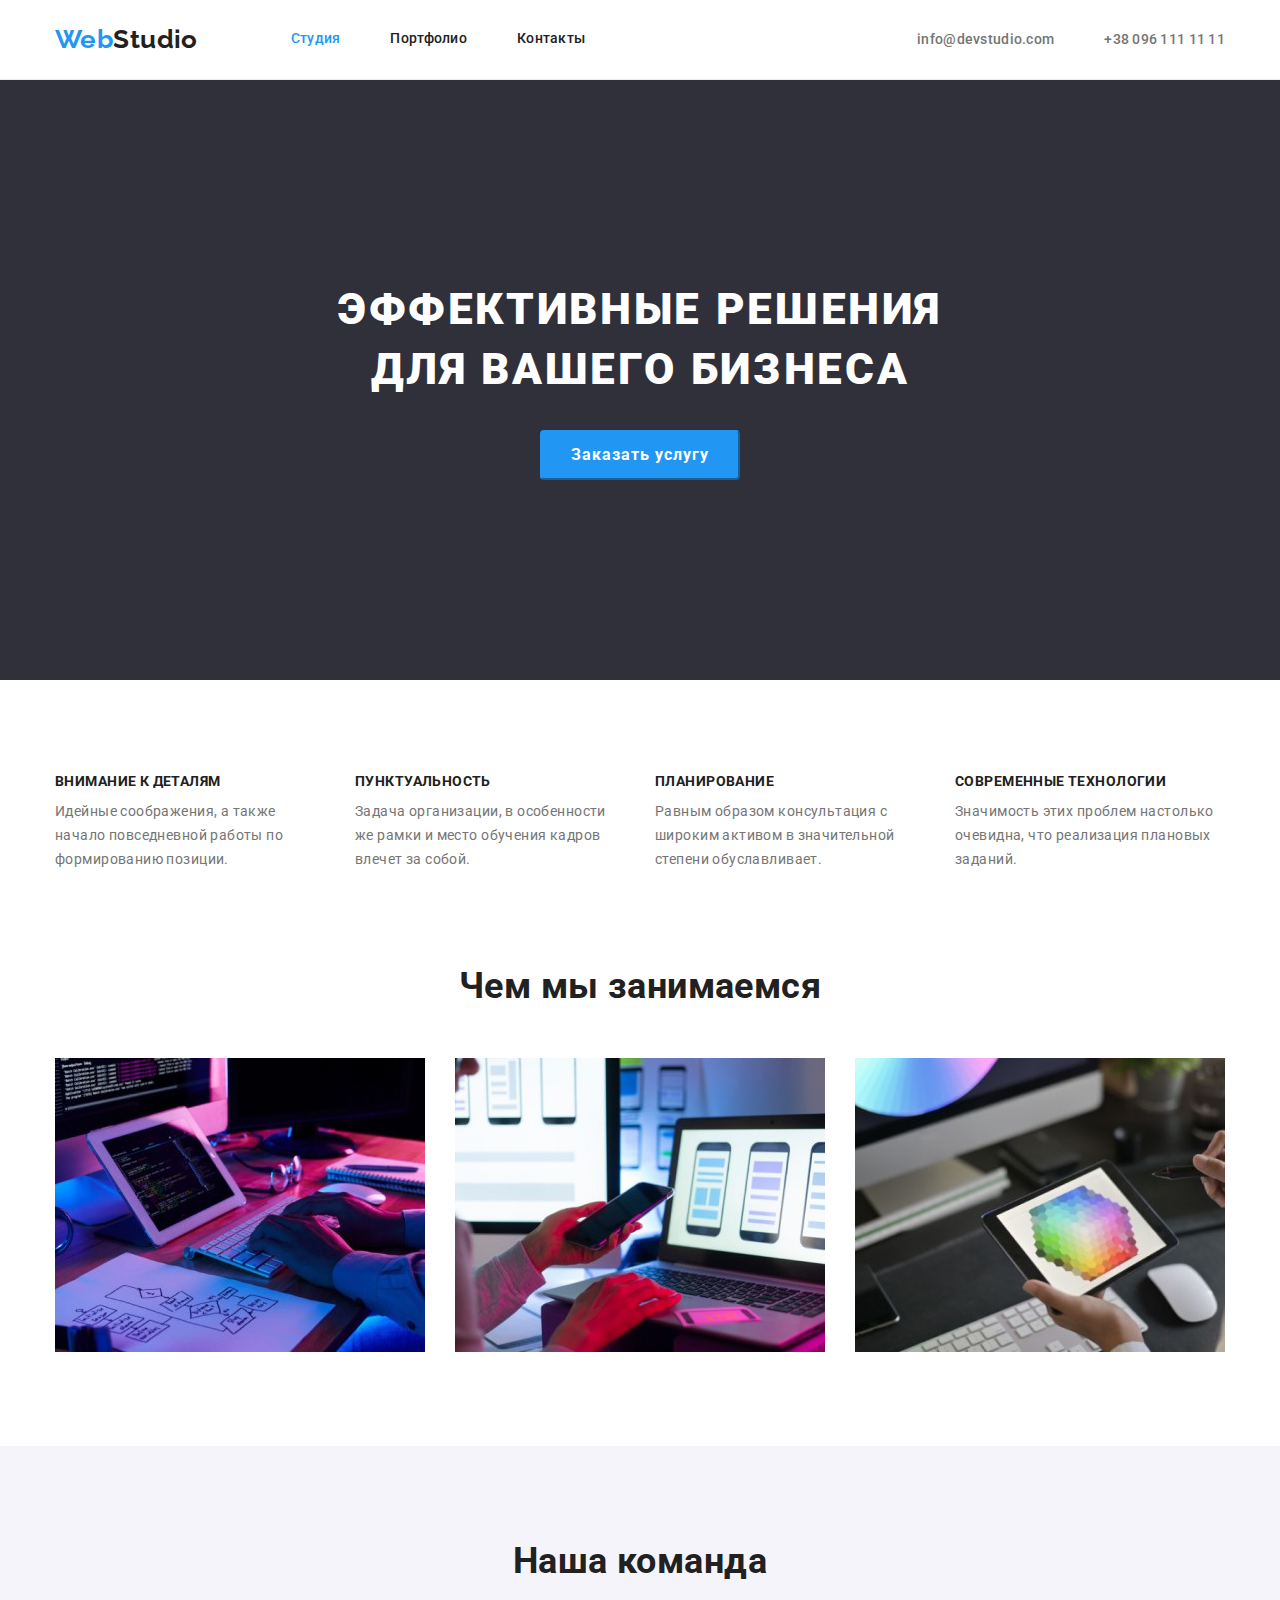
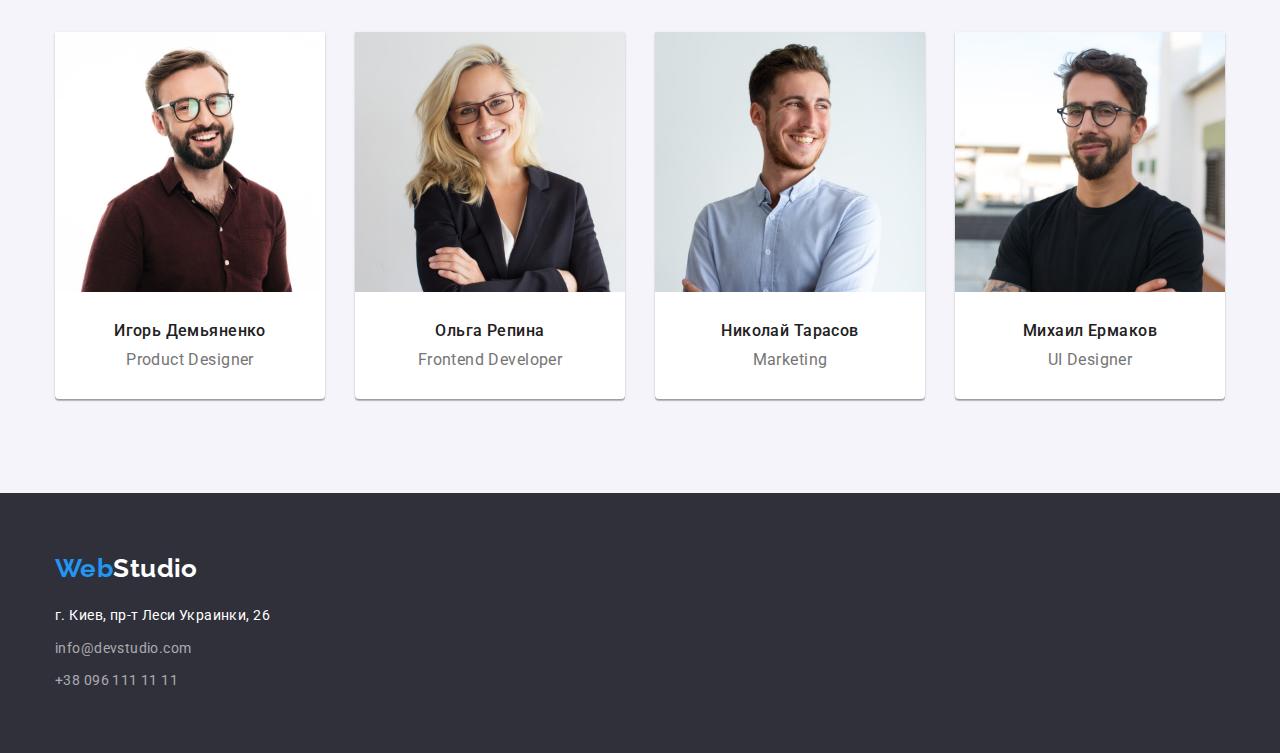
<file: index.html>
<!DOCTYPE html>
<html lang="ru">
  <head>
    <meta charset="UTF-8" />
    <meta http-equiv="X-UA-Compatible" content="IE=edge" />
    <meta name="viewport" content="width=device-width, initial-scale=1.0" />
    <link rel="preconnect" href="https://fonts.googleapis.com" />
    <link rel="preconnect" href="https://fonts.gstatic.com" crossorigin />
    <link
      href="https://fonts.googleapis.com/css2?family=Raleway:wght@700&family=Roboto:wght@400;500;700;900&display=swap"
      rel="stylesheet"
    />
    <link rel="stylesheet" href="./styles/modern-normalize.css" />
    <link rel="stylesheet" href="./styles/styles.css" />
    <title>Студия</title>
  </head>

  <body>
    <header>
      <div class="conteiner-header conteiner">
        <nav class="nav">
          <a class="logo" href="./index.html"
            ><span class="logo-web">Web</span>Studio</a
          >
          <ul class="menu-nav">
            <li class="item">
              <a class="current link" href="./index.html">Студия</a>
            </li>
            <li class="item">
              <a class="link" href="./portfolio.html">Портфолио</a>
            </li>
            <li class="item"><a class="link" href="#address">Контакты</a></li>
          </ul>
        </nav>
        <div class="contacts-conteiner">
          <ul class="contacts">
            <li class="item">
              <a class="link" href="mailto:info@devstudio.com">
                info@devstudio.com</a
              >
            </li>
            <li class="item">
              <a class="link" href="tel:+380961111111">+38 096 111 11 11</a>
            </li>
          </ul>
        </div>
      </div>
    </header>

    <main>
      <section class="title">
        <div class="conteiner">
          <h1 class="main-title">Эффективные решения для вашего бизнеса</h1>
          <button class="main-button" type="button">Заказать услугу</button>
        </div>
      </section>

      <section class="benefits section">
        <div class="conteiner">
          <ul class="benefits-list">
            <li class="conteiner-benefits-item">
              <h2>Внимание к деталям</h2>
              <p>
                Идейные соображения, а также начало повседневной работы по
                формированию позиции.
              </p>
            </li>
            <li class="conteiner-benefits-item">
              <h2>Пунктуальность</h2>
              <p>
                Задача организации, в особенности же рамки и место обучения
                кадров влечет за собой.
              </p>
            </li>
            <li class="conteiner-benefits-item">
              <h2>Планирование</h2>
              <p>
                Равным образом консультация с широким активом в значительной
                степени обуславливает.
              </p>
            </li>
            <li class="conteiner-benefits-item">
              <h2>Современные технологии</h2>
              <p>
                Значимость этих проблем настолько очевидна, что реализация
                плановых заданий.
              </p>
            </li>
          </ul>
        </div>
      </section>

      <section class="caption-box section">
        <div class="conteiner">
          <h2 class="caption">Чем мы занимаемся</h2>
          <ul class="conteiner-caption">
            <li class="conteiner-caption-item">
              <img src="./images/imgone.jpg" alt="верстка" width="370" />
            </li>
            <li class="conteiner-caption-item">
              <img src="./images/imgtwo.jpg" alt="дизайн" width="370" />
            </li>
            <li class="conteiner-caption-item">
              <img
                src="./images/imgthree.jpg"
                alt="внешнее оформление"
                width="370"
              />
            </li>
          </ul>
        </div>
      </section>

      <section class="team section">
        <div class="conteiner">
          <h2 class="team-h">Наша команда</h2>

          <ul class="team-conteiner">
            <li class="team-conteiner-item">
              <img src="./images/igor.jpg" alt="Игорь Демьяненко" width="270" />
              <h3>Игорь Демьяненко</h3>
              <p>Product Designer</p>
            </li>
            <li class="team-conteiner-item">
              <img src="./images/olga.jpg" alt="Ольга Репина" width="270" />

              <h3>Ольга Репина</h3>
              <p>Frontend Developer</p>
            </li>
            <li class="team-conteiner-item">
              <img
                src="./images/nikolay.jpg"
                alt="Николай Тарасов"
                width="270"
              />
              <h3>Николай Тарасов</h3>
              <p>Marketing</p>
            </li>
            <li class="team-conteiner-item">
              <img src="./images/mihail.jpg" alt="Михаил Ермаков" width="270" />
              <h3>Михаил Ермаков</h3>
              <p>UI Designer</p>
            </li>
          </ul>
        </div>
      </section>
    </main>

    <footer class="footer">
      <div class="footer-conteiner conteiner">
        <a class="logo logo-footer" href="./index.html"
          ><span class="logo-web">Web</span>Studio</a
        >
        <address id="address">
          <ul class="contacts-footer-list">
            <li class="contacts-footer-item">
              <a
                class="contacts-footer-map contacts-footer"
                href="https://www.google.com/maps/place/%D0%B1%D1%83%D0%BB.+%D0%9B%D0%B5%D1%81%D0%B8+%D0%A3%D0%BA%D1%80%D0%B0%D0%B8%D0%BD%D0%BA%D0%B8,+26,+%D0%9A%D0%B8%D0%B5%D0%B2,+02000/@50.4265807,30.5383858,17z/data=!3m1!4b1!4m5!3m4!1s0x40d4cf0e033ecbe9:0x57a4dffefec77da0!8m2!3d50.4265807!4d30.5383858"
                >г. Киев, пр-т Леси Украинки, 26</a
              >
            </li>
            <li class="contacts-footer-item">
              <a class="contacts-footer" href="mailto:info@devstudio.com"
                >info@devstudio.com</a
              >
            </li>
            <li class="contacts-footer-item">
              <a class="contacts-footer" href="tel:+380961111111"
                >+38 096 111 11 11</a
              >
            </li>
          </ul>
        </address>
      </div>
    </footer>
  </body>
</html>
</file>
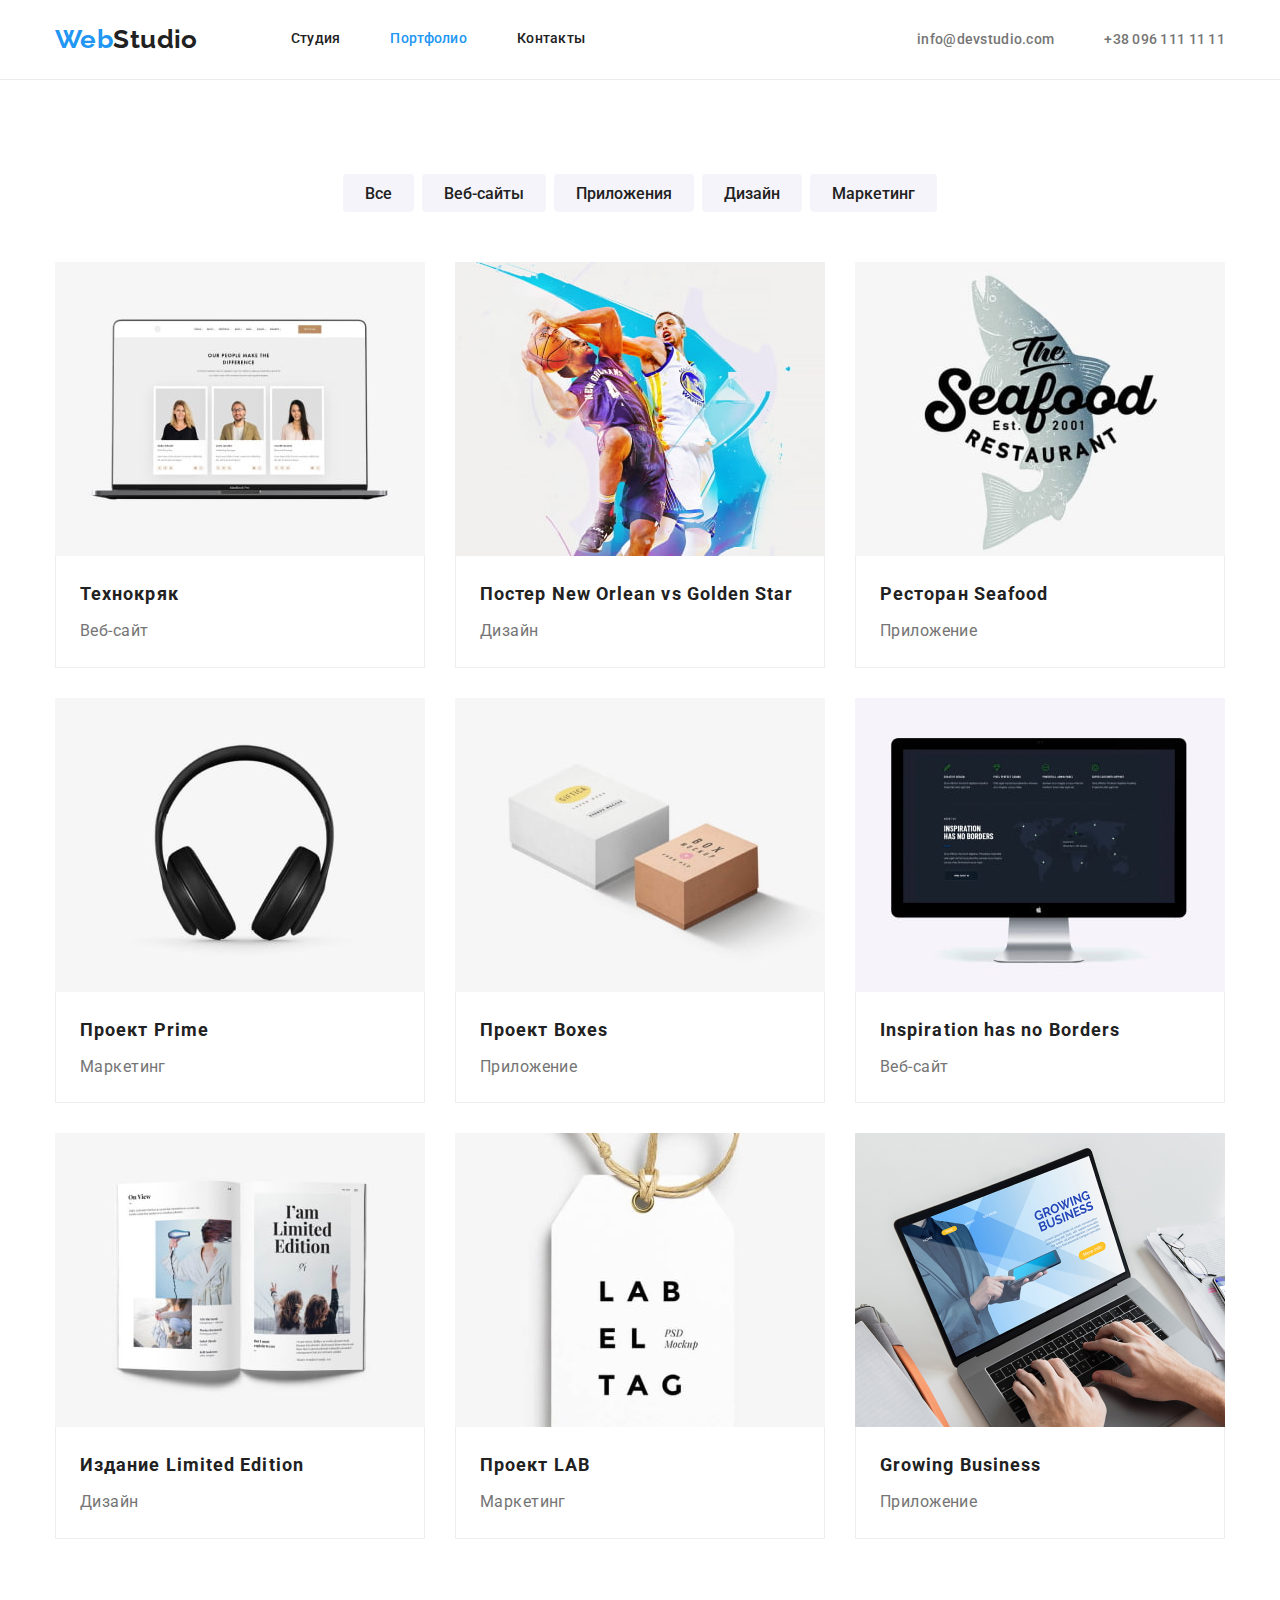
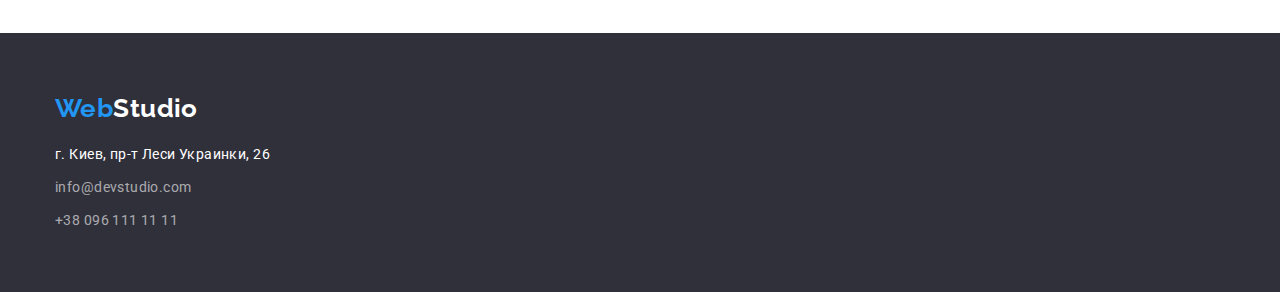
<file: portfolio.html>
<!DOCTYPE html>
<html lang="ru">
  <head>
    <meta charset="UTF-8" />
    <meta http-equiv="X-UA-Compatible" content="IE=edge" />
    <meta name="viewport" content="width=device-width, initial-scale=1.0" />
    <link rel="preconnect" href="https://fonts.googleapis.com" />
    <link rel="preconnect" href="https://fonts.gstatic.com" crossorigin />
    <link
      href="https://fonts.googleapis.com/css2?family=Raleway:wght@700&family=Roboto:wght@400;500;700;900&display=swap"
      rel="stylesheet"
    />
    <link rel="stylesheet" href="./styles/modern-normalize.css" />
    <link rel="stylesheet" href="./styles/styles.css" />
    <title>Портфолио</title>
  </head>

  <body>
    <header>
      <div class="conteiner-header conteiner">
        <nav class="nav">
          <a class="logo" href="./index.html"
            ><span class="logo-web">Web</span>Studio</a
          >
          <ul class="menu-nav">
            <li class="item">
              <a class="link" href="./index.html">Студия</a>
            </li>
            <li class="item">
              <a class="link current" href="./portfolio.html">Портфолио</a>
            </li>
            <li class="item"><a class="link" href="#address">Контакты</a></li>
          </ul>
        </nav>
        <div class="contacts-conteiner">
          <ul class="contacts">
            <li class="item">
              <a class="link" href="mailto:info@devstudio.com">
                info@devstudio.com</a
              >
            </li>
            <li class="item">
              <a class="link" href="tel:+380961111111">+38 096 111 11 11</a>
            </li>
          </ul>
        </div>
      </div>
    </header>

    <main class="main-portfolio">
      <section class="main-portfolio-conteiner section">
        <div class="conteiner">
          <h1 class="hiden">Портфолио</h1>
          <ul class="filter">
            <li class="filter-but-item">
              <button class="filter-but" type="button">Все</button>
            </li>
            <li class="filter-but-item">
              <button class="filter-but" type="button">Веб-сайты</button>
            </li>
            <li class="filter-but-item">
              <button class="filter-but" type="button">Приложения</button>
            </li>
            <li class="filter-but-item">
              <button class="filter-but" type="button">Дизайн</button>
            </li>
            <li class="filter-but-item">
              <button class="filter-but" type="button">Маркетинг</button>
            </li>
          </ul>

          <ul class="portfolio">
            <li class="portfolio-item">
              <img src="./images/img1.jpg" alt="" width="370" />
              <div class="portfolio-item-box">
                <h2>Технокряк</h2>
                <p>Веб-сайт</p>
              </div>
            </li>
            <li class="portfolio-item">
              <img src="./images/img2.jpg" alt="" width="370" />
              <div class="portfolio-item-box">
                <h2>Постер New Orlean vs Golden Star</h2>
                <p>Дизайн</p>
              </div>
            </li>
            <li class="portfolio-item">
              <img src="./images/img3.jpg" alt="" width="370" />
              <div class="portfolio-item-box">
                <h2>Ресторан Seafood</h2>
                <p>Приложение</p>
              </div>
            </li>
            <li class="portfolio-item">
              <img src="./images/img4.jpg" alt="" width="370" />
              <div class="portfolio-item-box">
                <h2>Проект Prime</h2>
                <p>Маркетинг</p>
              </div>
            </li>
            <li class="portfolio-item">
              <img src="./images/img5.jpg" alt="" width="370" />
              <div class="portfolio-item-box">
                <h2>Проект Boxes</h2>
                <p>Приложение</p>
              </div>
            </li>
            <li class="portfolio-item">
              <img src="./images/img6.jpg" alt="" width="370" />
              <div class="portfolio-item-box">
                <h2>Inspiration has no Borders</h2>
                <p>Веб-сайт</p>
              </div>
            </li>
            <li class="portfolio-item">
              <img src="./images/img7.jpg" alt="" width="370" />
              <div class="portfolio-item-box">
                <h2>Издание Limited Edition</h2>
                <p>Дизайн</p>
              </div>
            </li>
            <li class="portfolio-item">
              <img src="./images/img8.jpg" alt="" width="370" />
              <div class="portfolio-item-box">
                <h2>Проект LAB</h2>
                <p>Маркетинг</p>
              </div>
            </li>
            <li class="portfolio-item">
              <img src="./images/img9.jpg" alt="" width="370" />
              <div class="portfolio-item-box">
                <h2>Growing Business</h2>
                <p>Приложение</p>
              </div>
            </li>
          </ul>
        </div>
      </section>
    </main>

    <footer class="footer">
      <div class="footer-conteiner conteiner">
        <a class="logo logo-footer" href="./index.html"
          ><span class="logo-web">Web</span>Studio</a
        >
        <address id="address">
          <ul class="contacts-footer-list">
            <li class="contacts-footer-item">
              <a
                class="contacts-footer-map contacts-footer"
                href="https://www.google.com/maps/place/%D0%B1%D1%83%D0%BB.+%D0%9B%D0%B5%D1%81%D0%B8+%D0%A3%D0%BA%D1%80%D0%B0%D0%B8%D0%BD%D0%BA%D0%B8,+26,+%D0%9A%D0%B8%D0%B5%D0%B2,+02000/@50.4265807,30.5383858,17z/data=!3m1!4b1!4m5!3m4!1s0x40d4cf0e033ecbe9:0x57a4dffefec77da0!8m2!3d50.4265807!4d30.5383858"
                >г. Киев, пр-т Леси Украинки, 26</a
              >
            </li>
            <li class="contacts-footer-item">
              <a class="contacts-footer" href="mailto:info@devstudio.com"
                >info@devstudio.com</a
              >
            </li>
            <li class="contacts-footer-item">
              <a class="contacts-footer" href="tel:+380961111111"
                >+38 096 111 11 11</a
              >
            </li>
          </ul>
        </address>
      </div>
    </footer>
  </body>
</html>
</file>
<file: styles/styles.css>
:root {
    --background-color: #E5E5E5;
    --background-color-dark:#2F303A;
    --color-acent: #2196F3;
    --color-txt-dark:#212121;
    --color-txt: #FFFFFF;
    --color-txt-cont:#757575;
    --background-color-team:#F5F4FA;
    --acolor: rgba(255, 255, 255, 0.6);
    --color-border:#ECECEC;
    --color-border-item:#EEEEEE;
}

.link {
    text-decoration: none;
    color: inherit;
}

img {
    display: block;
    max-width: 100%;
    height: auto;
}

/* Свойства для обнуления курсива у address */
address {
    font-style: normal;
    margin-top: 20px;
}

body {
    max-width: 1600px;
    font-family: 'Roboto', sans-serif;
    font-size: 14px;
    letter-spacing: 0.03em;
    background-color: var(--color-txt);
    color: var(--color-txt-dark);
}

button {
    cursor: pointer;
}
.section{
    padding-top: 94px;
    padding-bottom: 94px;
}

.hiden {
display: none;
}

a {
    text-decoration-line: none;
    color: var(--color-txt-dark);
}

li {
    list-style-type: none;
}

h1,
h2,
h3,
p,
ul,
li {
    margin:0;
    padding:0;
}

.conteiner{ 
    width: 1200px;
    padding:0 15px;
    margin-left: auto;
    margin-right: auto;
}
    

    /* header */

    
.logo {
    font-family: 'Raleway',sans-serif;
    font-weight: 700;
    font-size: 26px;
    line-height: 1.17;
    color: var(--color-txt-dark);
}
    
.logo-web {
    color: var(--color-acent);
}

header{
    border-bottom: 1px solid var(--color-border)
}
    
.conteiner-header { 

    display: flex;
    align-items: center;
    padding-top: 24px;
    padding-bottom: 25px;
}

.menu-nav {
    display:flex;
    margin-left: 93px;
}

.menu-nav .item:not(:last-child) {
    margin-right: 50px;
}

.contacts .item + .item {margin-left: 50px;}

.contacts-conteiner{
    margin-left: auto; 
}
.contacts{
    display: flex;
}

.contacts > li >a {
    font-style: normal;
    font-weight: 500;
    line-height: 1.14;
    letter-spacing: 0.02em;
    color: var(--color-txt-cont);
}

.contacts :hover, .contacts :focus {
    color: var(--color-acent)
}

.nav {
    display: inline-flex;
    align-items: center;
}

.menu-nav .item .link {
    padding-top:32px ;
    padding-bottom: 32px;
}

.menu-nav>li>a 
    {color: var(--color-txt-dark);
}

.menu-nav .current{
    color: var(--color-acent);
}

.menu-nav {
    font-weight: 500;
    line-height: 1.14;
    letter-spacing: 0.02em;
}

.menu-nav :hover,.menu-nav :focus {
    color:var(--color-acent)
}
 
 /* main */


.title { 
    background-color: var(--background-color-dark);
    text-align: center;
    padding: 200px 0px;
}

.main-title { 
    margin-left: auto;
    margin-right: auto;
    width: 696px;

    font-weight: 900;
    font-size: 44px;
    line-height: 1.36;
    letter-spacing: 0.06em;
    color: var(--color-txt);
    text-transform: uppercase;
    text-align: center;
}

.main-button {
    margin-top: 30px;
    width: 200px;
    height: 50px;

    font-family: 'Roboto';
    font-weight: 700;
    font-size: 16px;
    line-height: 1.9;
    letter-spacing: 0.06em;
    color: var(--color-txt);
    background-color:var(--color-acent);
    border-radius: 4px;
    border-color: var(--color-acent);
}
.benefits{
    padding-bottom: 0;
}

.conteiner-benefits-item{
    display: inline-block;
    width: 270px;
}

.conteiner-benefits-item > p {margin-top: 10px;
    color: var(--color-txt-cont);
line-height: 1.7;
}
.conteiner-caption{
    display: flex;
    flex-wrap: wrap;
    gap: 30px;
}


.conteiner-caption-item{
    display: inline-block;
}

.benefits-list{
   display: flex;
   flex-wrap: wrap;
   gap: 30px;
}

.conteiner-benefits-item>h2 
{font-weight: 700;
    font-size: 14px;
    line-height: 1.14;
    text-transform: uppercase;
}


.conteiner-benefits-item>p {
    line-height: 1.7;
    color: var(--color-txt-cont);
}

.caption {
    margin-bottom: 50px;

    font-weight: 700;
    font-size: 36px;
    line-height: 1.16;
    text-align: center;
}


.team-conteiner{
    display: flex;
    flex-wrap: wrap;
    gap: 30px;
}

.team-h {
    margin-bottom: 50px;
}

.team-conteiner-item{
    display: inline-block;
    
    text-align: center;
    background: var(--color-txt);
    box-shadow: 0px 1px 3px rgba(0, 0, 0, 0.12), 0px 1px 1px rgba(0, 0, 0, 0.14), 0px 2px 1px rgba(0, 0, 0, 0.2);
    border-radius: 0px 0px 4px 4px;
}

.team-conteiner-item>p{
    font-size: 16px;
    line-height: 1.18;
    color: var(--color-txt-cont);
    margin-bottom: 30px;
}

.team-conteiner-item > h3{ 
    margin-top: 30px;
    margin-bottom: 10px;
    font-weight: 500;
    font-size: 16px;
    line-height: 1.18;
}

.team{
    background-color:var(--background-color-team);
}

.conteiner > h2 {
    text-align: center;
    font-weight: 700;
    font-size: 36px;
    line-height: 1.17;
}


/* footer */


.footer{
    padding: 60px 0px;
    background-color: var(--background-color-dark);
}

.contacts-footer {
    color:var(--acolor) ;
    line-height: 1.7;
    letter-spacing: 0.03em;
    font-style: normal;
}

.contacts-footer-item + .contacts-footer-item {
    margin-top: 9px;
}

.contacts-footer :hover,
.contacts-footer :focus {
    color: var(--color-acent)
}

.contacts-footer-map{
    color: var(--color-txt);
    line-height: 1.7;
    letter-spacing: 0.03em;
    font-style: normal;
}

.logo-footer {
    color: var(--color-txt);
}


/* portfolio */

.filter{
    display: flex;
    justify-content: center;
}


.filter-but:hover,
.filter-but:focus {
    color: var(--color-txt);
    background-color: var(--color-acent);
}

.filter-but {
    height: 38px;
    padding: 0px 22px;

    font-family: 'Roboto';
    font-weight: 500;
    font-size: 16px;
    line-height: 1.6;
    color: var(--color-txt-dark);
    background-color: var(--background-color-team);
    border-radius: 4px;
    border: none; 
}

.filter-but-item + .filter-but-item {
    margin-left: 8px;
}


.portfolio {
    margin-top: 50px;
    display: flex;
    flex-wrap: wrap;
    gap: 30px;
}

.portfolio-item { 
    display: inline-block;
    
}
.portfolio-item-box {
    padding: 20px 24px;
    border-left: 1px solid var(--color-border-item);
    border-bottom: 1px solid var(--color-border-item);
    border-right: 1px solid var(--color-border-item);
}

.portfolio-item-box >h2{
    margin-bottom: 4px;

    font-weight: 700;
    font-size: 18px;
    line-height: 2;
    letter-spacing: 0.06em;
}

.portfolio-item-box>p {
    font-size: 16px;
    line-height: 1.9;
    color: var(--color-txt-cont);
}
</file>
